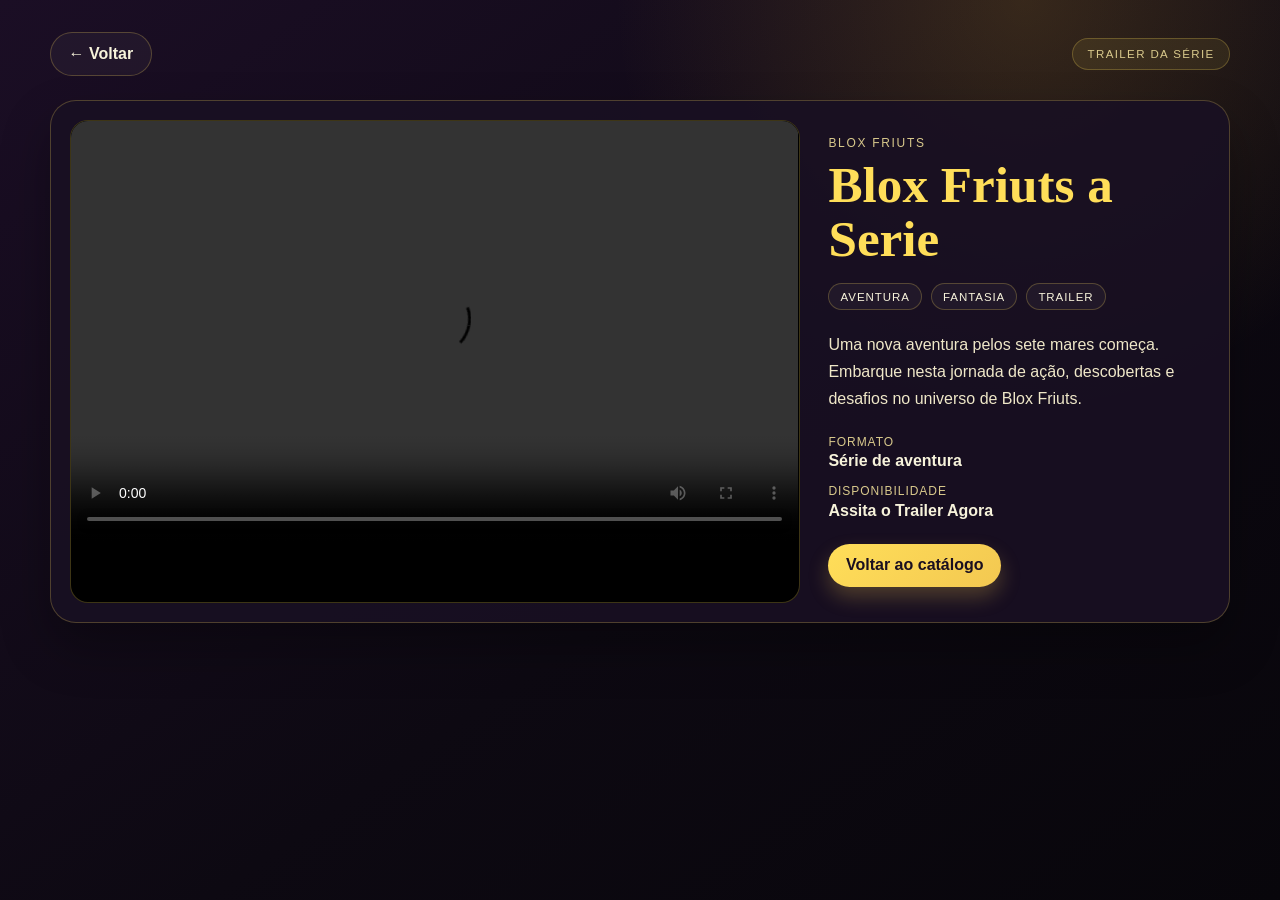
<file: bloxfruits.html>
<!DOCTYPE html>
<html lang="pt-BR">
<head>
    <meta charset="UTF-8">
    <meta name="viewport" content="width=device-width, initial-scale=1.0">
    <meta name="description" content="Assista ao trailer de Blox Friuts a Serie.">
    <link rel="stylesheet" href="republica.css">
    <title>Blox Friuts a Serie - Assistir</title>
</head>
<body>
    <main class="pagina-serie">
        <header class="barra-superior">
            <a class="voltar" href="index.html" aria-label="Voltar para a página inicial">← Voltar</a>
            <span class="selo">Trailer da série</span>
        </header>

        <section class="painel-serie" aria-labelledby="titulo-serie">
            <div class="area-video">
                <video controls preload="metadata">
                    <source src="uma%20nova%20aventura%20nos%207mares%20come%C3%A7a%20-%20oMatheuzin10%20%28480p%2C%20h264%2C%20youtube%29.mp4" type="video/mp4">
                    Seu navegador não suporta vídeos HTML5.
                </video>
            </div>

            <div class="informacoes-serie">
                <p class="etiqueta">Blox Friuts</p>
                <h1 id="titulo-serie">Blox Friuts a Serie</h1>
                <div class="generos" aria-label="Gêneros da série">
                    <span>Aventura</span>
                    <span>Fantasia</span>
                    <span>Trailer</span>
                </div>
                <p class="sinopse">Uma nova aventura pelos sete mares começa. Embarque nesta jornada de ação, descobertas e desafios no universo de Blox Friuts.</p>
                <div class="detalhes">
                    <div>
                        <span>Formato</span>
                        <strong>Série de aventura</strong>
                    </div>
                    <div>
                        <span>Disponibilidade</span>
                        <strong>Assita o Trailer Agora</strong>
                    </div>
                </div>
                <a class="botao" href="index.html">Voltar ao catálogo</a>
            </div>
        </section>
    </main>
</body>
</html>
</file>
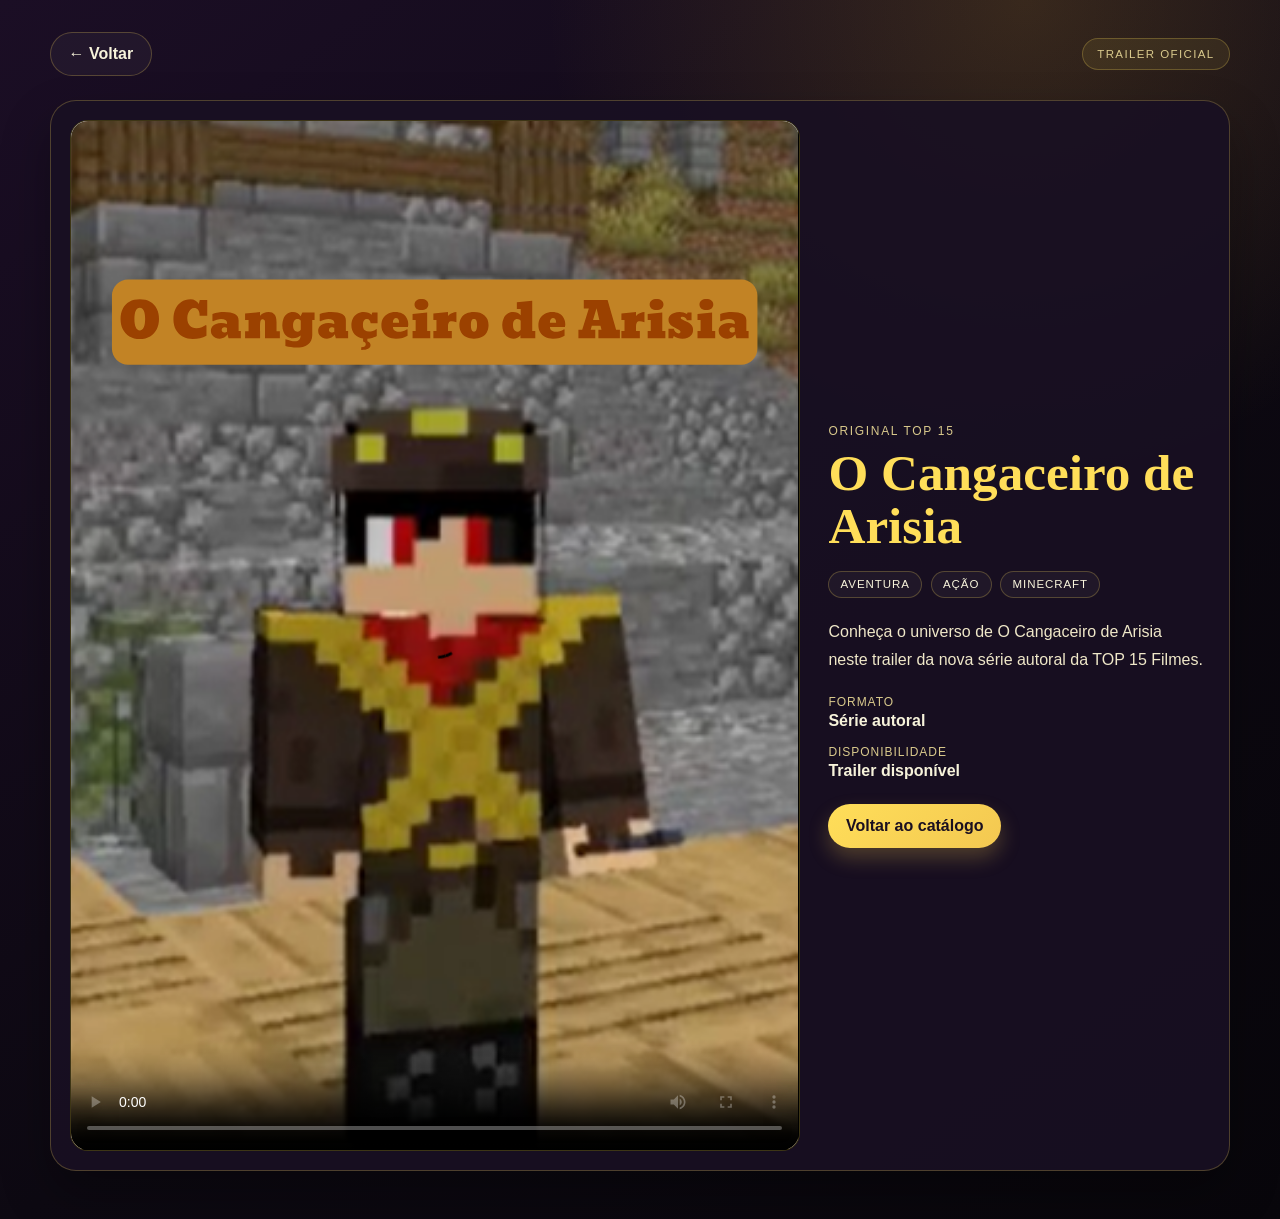
<file: cangaceiro.html>
<!DOCTYPE html>
<html lang="pt-BR">
<head>
    <meta charset="UTF-8">
    <meta name="viewport" content="width=device-width, initial-scale=1.0">
    <meta name="description" content="Assista ao trailer da série autoral O Cangaceiro de Arisia.">
    <link rel="stylesheet" href="republica.css">
    <title>O Cangaceiro de Arisia - Trailer</title>
</head>
<body>
    <main class="pagina-serie">
        <header class="barra-superior">
            <a class="voltar" href="index.html" aria-label="Voltar para a página inicial">← Voltar</a>
            <span class="selo">Trailer oficial</span>
        </header>

        <section class="painel-serie" aria-labelledby="titulo-serie">
            <div class="area-video">
                <video controls preload="metadata" poster="img/Cabeçalho.svg">
                    <source src="Trailer da nova serie O Cangaceiro de Arísia %23minecraft - oMatheuzin10 (480p, h264, youtube).mp4" type="video/mp4">
                    Seu navegador não suporta vídeos HTML5.
                </video>
            </div>

            <div class="informacoes-serie">
                <p class="etiqueta">Original TOP 15</p>
                <h1 id="titulo-serie">O Cangaceiro de Arisia</h1>
                <div class="generos" aria-label="Gêneros da série">
                    <span>Aventura</span>
                    <span>Ação</span>
                    <span>Minecraft</span>
                </div>
                <p class="sinopse">Conheça o universo de O Cangaceiro de Arisia neste trailer da nova série autoral da TOP 15 Filmes.</p>
                <div class="detalhes">
                    <div>
                        <span>Formato</span>
                        <strong>Série autoral</strong>
                    </div>
                    <div>
                        <span>Disponibilidade</span>
                        <strong>Trailer disponível</strong>
                    </div>
                </div>
                <a class="botao" href="index.html">Voltar ao catálogo</a>
            </div>
        </section>
    </main>
</body>
</html>
</file>
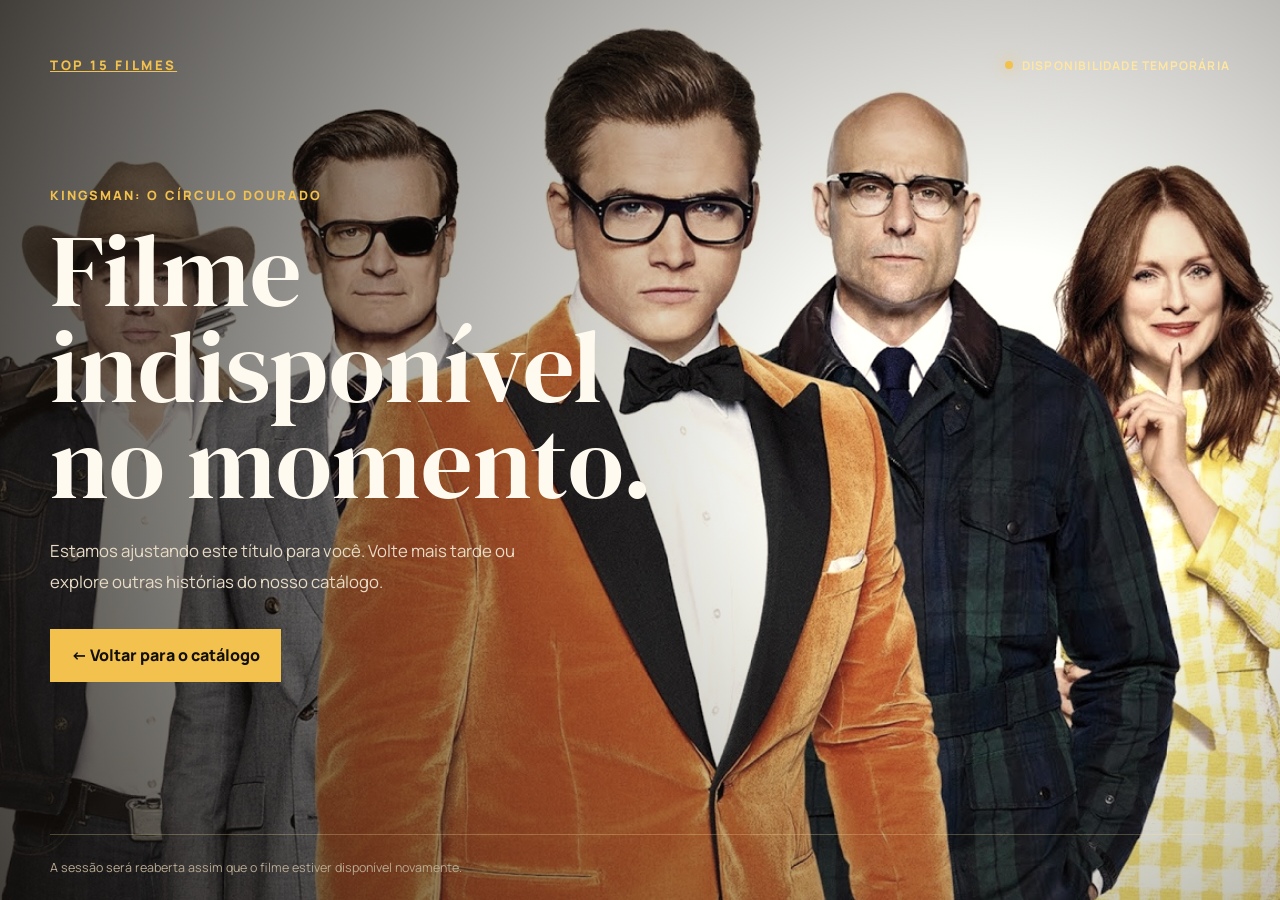
<file: kingsman.html>
<!DOCTYPE html>
<html lang="pt-BR">
<head>
    <meta charset="UTF-8">
    <meta name="viewport" content="width=device-width, initial-scale=1.0">
    <meta name="description" content="Kingsman: O Círculo Dourado está temporariamente indisponível.">
    <link rel="preconnect" href="https://fonts.googleapis.com">
    <link rel="preconnect" href="https://fonts.gstatic.com" crossorigin>
    <link href="https://fonts.googleapis.com/css2?family=DM+Serif+Display&family=Manrope:wght@400;600;700;800&display=swap" rel="stylesheet">
    <title>Kingsman | Filme indisponível</title>
    <style>
        :root {
            --gold: #f2c14e;
            --gold-soft: #ffe7a2;
            --ink: #120e0a;
            --paper: #fffaf0;
        }

        * { box-sizing: border-box; }

        body {
            min-height: 100vh;
            margin: 0;
            color: var(--paper);
            background: var(--ink);
            font-family: "Manrope", sans-serif;
        }

        .pagina {
            position: relative;
            display: grid;
            min-height: 100vh;
            overflow: hidden;
            isolation: isolate;
            background: linear-gradient(105deg, rgba(18, 14, 10, .98) 0%, rgba(18, 14, 10, .83) 42%, rgba(18, 14, 10, .38) 100%);
        }

        .pagina::before {
            position: absolute;
            content: "";
            inset: 0;
            z-index: -2;
            background: url("img/kingsman the golden circle.jpg") center / cover;
            filter: saturate(.72) sepia(.18);
            transform: scale(1.04);
        }

        .pagina::after {
            position: absolute;
            content: "";
            inset: 0;
            z-index: -1;
            background: radial-gradient(circle at 78% 50%, transparent 0 18%, rgba(18, 14, 10, .35) 55%, rgba(18, 14, 10, .8) 100%);
        }

        .topo {
            display: flex;
            align-items: center;
            justify-content: space-between;
            width: min(1180px, calc(100% - 3rem));
            margin: 0 auto;
            padding: 2rem 0;
        }

        .marca {
            color: var(--gold);
            font-size: .82rem;
            font-weight: 800;
            letter-spacing: .2em;
            text-transform: uppercase;
        }

        .status {
            display: inline-flex;
            align-items: center;
            gap: .55rem;
            color: var(--gold-soft);
            font-size: .75rem;
            font-weight: 700;
            letter-spacing: .1em;
            text-transform: uppercase;
        }

        .status::before {
            width: .5rem;
            height: .5rem;
            border-radius: 50%;
            background: var(--gold);
            box-shadow: 0 0 16px var(--gold);
            content: "";
        }

        .conteudo {
            align-self: center;
            width: min(1180px, calc(100% - 3rem));
            margin: -3rem auto 0;
            padding: 5rem 0;
        }

        .etiqueta {
            margin: 0 0 1.1rem;
            color: var(--gold);
            font-size: .8rem;
            font-weight: 800;
            letter-spacing: .16em;
            text-transform: uppercase;
        }

        h1 {
            max-width: 650px;
            margin: 0;
            font-family: "DM Serif Display", Georgia, serif;
            font-size: clamp(3.5rem, 8vw, 7rem);
            font-weight: 400;
            line-height: .94;
        }

        .subtitulo {
            max-width: 480px;
            margin: 1.6rem 0 2rem;
            color: #e8dcc7;
            font-size: 1.05rem;
            line-height: 1.8;
        }

        .botao {
            display: inline-flex;
            align-items: center;
            gap: .7rem;
            padding: .9rem 1.25rem;
            border: 1px solid var(--gold);
            color: var(--ink);
            background: var(--gold);
            font-weight: 800;
            text-decoration: none;
            transition: transform .2s ease, background .2s ease;
        }

        .botao:hover, .botao:focus-visible {
            background: var(--gold-soft);
            transform: translateY(-2px);
        }

        .rodape {
            align-self: end;
            width: min(1180px, calc(100% - 3rem));
            margin: 0 auto;
            padding: 1.5rem 0;
            border-top: 1px solid rgba(255, 231, 162, .25);
            color: #b9aa92;
            font-size: .78rem;
        }

        @media (max-width: 620px) {
            .topo, .conteudo, .rodape { width: min(100% - 2rem, 1180px); }
            .topo { padding-top: 1.4rem; }
            .status { font-size: .65rem; }
            .conteudo { margin-top: 0; padding: 4rem 0; }
            .pagina { background: linear-gradient(110deg, rgba(18, 14, 10, .98) 15%, rgba(18, 14, 10, .72) 100%); }
            .pagina::before { background-position: 68% center; }
            h1 { font-size: clamp(3.4rem, 18vw, 5rem); }
            .subtitulo { font-size: .95rem; }
        }
    </style>
</head>
<body>
    <main class="pagina">
        <header class="topo">
            <a class="marca" href="index.html">TOP 15 Filmes</a>
            <span class="status">Disponibilidade temporária</span>
        </header>

        <section class="conteudo" aria-labelledby="titulo">
            <p class="etiqueta">Kingsman: O Círculo Dourado</p>
            <h1 id="titulo">Filme indisponível no momento.</h1>
            <p class="subtitulo">Estamos ajustando este título para você. Volte mais tarde ou explore outras histórias do nosso catálogo.</p>
            <a class="botao" href="index.html">← Voltar para o catálogo</a>
        </section>

        <footer class="rodape">A sessão será reaberta assim que o filme estiver disponível novamente.</footer>
    </main>
</body>
</html>
</file>
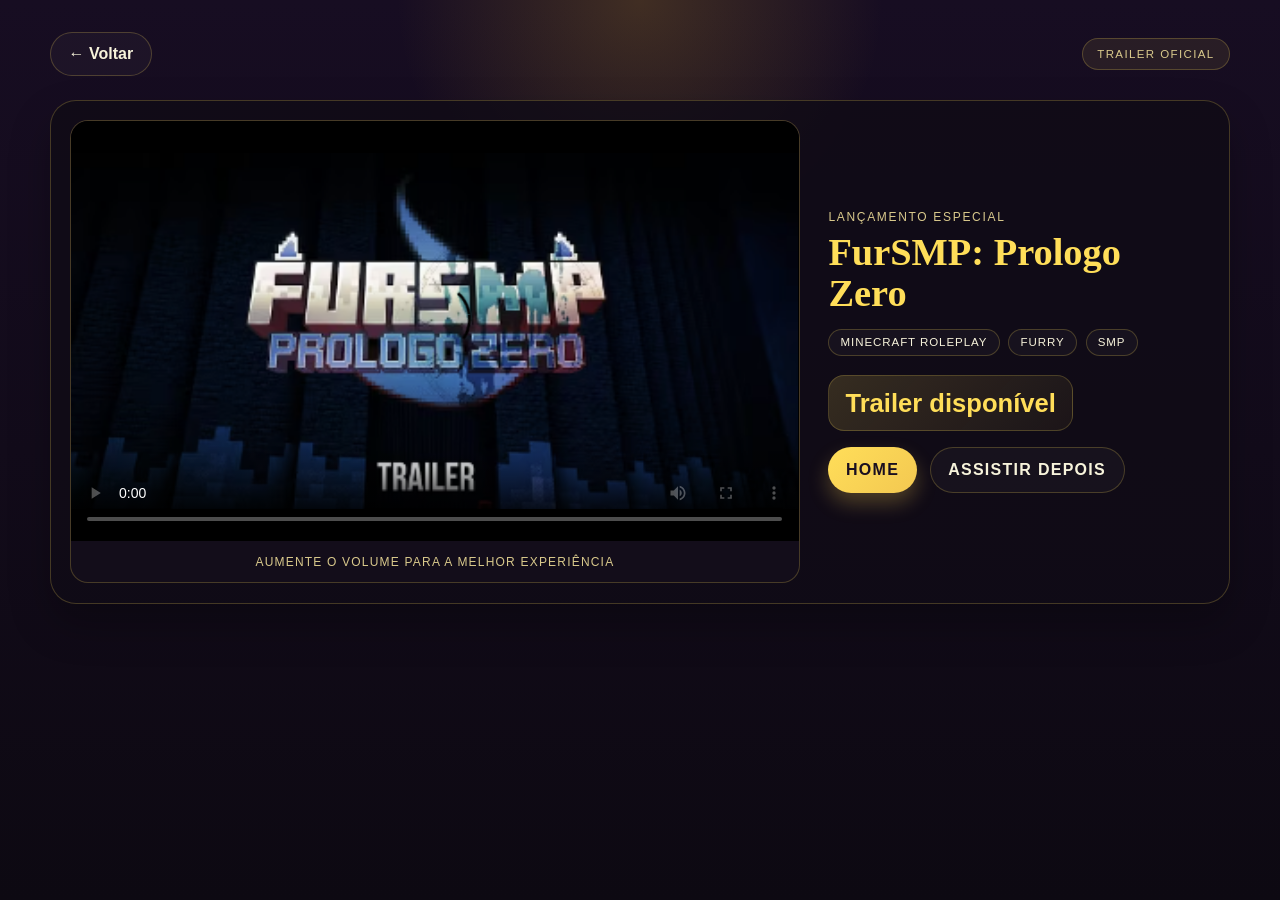
<file: trailer.html>
<!DOCTYPE html>
<html lang="pt-BR">
<head>
    <meta charset="UTF-8">
    <meta name="viewport" content="width=device-width, initial-scale=1.0">
    <title>FurSMP: Prologo Zero - Trailer</title>
    <link rel="stylesheet" href="trailer.css">
</head>
<body>
    <main class="trailer-page">
        <header class="topbar">
            <a href="index.html" class="voltar">← Voltar</a>
            <span class="tag">Trailer Oficial</span>
        </header>

        <section class="video-card">
            <div class="video-wrapper">
                <video controls preload="metadata" poster="/img/Captura de tela 2026-09-04 114126.png">
                    <source src="videoplayback (3).mp4" type="video/mp4">
                    Seu navegador não suporta vídeo HTML5.
                </video>
                <p class="video-status">Aumente o Volume para a Melhor Experiência</p>
            </div>

            <div class="info-panel">
                <p class="etiqueta">Lançamento Especial</p>
                <h1>FurSMP: Prologo Zero</h1>

                <div class="meta-row">
                    <span>Minecraft Roleplay</span>
                    <span>Furry</span>
                    <span>SMP</span>
                </div>

                <div class="rating-box">
                    <strong>Trailer disponível</strong>
                </div>
                <div class="acoes">
                    <a href="index.html" class="btn btn-primary">Home</a>
                    <a href="#" class="btn btn-secondary">Assistir depois</a>
                </div>
            </div>
        </section>
    </main>
</body>
</html>
</file>
<file: republica.css>
* {
    box-sizing: border-box;
}

:root {
    --fundo: #0d0912;
    --painel: rgba(25, 16, 35, 0.9);
    --dourado: #ffde59;
    --dourado-forte: #f3c851;
    --texto: #f7f3db;
    --suave: #d9c98c;
    --borda: rgba(255, 222, 89, 0.24);
}

body {
    margin: 0;
    min-height: 100vh;
    color: var(--texto);
    font-family: "Segoe UI", Tahoma, sans-serif;
    background:
        radial-gradient(circle at 80% 0, rgba(189, 144, 38, 0.22), transparent 30%),
        linear-gradient(145deg, #1b0e25 0%, var(--fundo) 58%, #08060b 100%);
}

.pagina-serie {
    width: min(1180px, calc(100% - 2rem));
    margin: 0 auto;
    padding: 2rem 0 3rem;
}

.barra-superior {
    display: flex;
    align-items: center;
    justify-content: space-between;
    gap: 1rem;
    margin-bottom: 1.5rem;
}

.voltar,
.selo,
.generos span {
    border: 1px solid var(--borda);
    border-radius: 999px;
}

.voltar {
    padding: 0.75rem 1.1rem;
    color: var(--texto);
    background: rgba(255, 255, 255, 0.04);
    text-decoration: none;
    font-weight: 700;
}

.selo {
    padding: 0.55rem 0.9rem;
    color: var(--suave);
    background: rgba(255, 222, 89, 0.08);
    font-size: 0.72rem;
    letter-spacing: 0.12em;
    text-transform: uppercase;
}

.painel-serie {
    display: grid;
    grid-template-columns: minmax(0, 1.7fr) minmax(280px, 0.9fr);
    gap: 1.5rem;
    padding: 1.2rem;
    border: 1px solid var(--borda);
    border-radius: 26px;
    background: var(--painel);
    box-shadow: 0 24px 50px rgba(0, 0, 0, 0.3);
}

.area-video {
    overflow: hidden;
    border: 1px solid var(--borda);
    border-radius: 18px;
    background: #000;
}

video {
    display: block;
    width: 100%;
    min-height: 420px;
    background: #000;
}

.informacoes-serie {
    display: flex;
    flex-direction: column;
    justify-content: center;
    padding: 1rem 0.3rem;
}

.etiqueta {
    margin: 0 0 0.5rem;
    color: var(--suave);
    font-size: 0.75rem;
    letter-spacing: 0.14em;
    text-transform: uppercase;
}

h1 {
    margin: 0;
    color: var(--dourado);
    font-family: Georgia, "Times New Roman", serif;
    font-size: clamp(2.2rem, 4vw, 3.6rem);
    line-height: 1.05;
}

.generos {
    display: flex;
    flex-wrap: wrap;
    gap: 0.55rem;
    margin: 1.1rem 0 1.3rem;
}

.generos span {
    padding: 0.4rem 0.7rem;
    color: var(--texto);
    background: rgba(255, 255, 255, 0.04);
    font-size: 0.72rem;
    letter-spacing: 0.08em;
    text-transform: uppercase;
}

.sinopse {
    margin: 0 0 1.4rem;
    color: #efe7c8;
    line-height: 1.7;
}

.detalhes {
    display: grid;
    gap: 0.9rem;
    margin-bottom: 1.5rem;
}

.detalhes div {
    display: grid;
    gap: 0.2rem;
}

.detalhes span {
    color: var(--suave);
    font-size: 0.75rem;
    text-transform: uppercase;
    letter-spacing: 0.08em;
}

.botao {
    align-self: flex-start;
    padding: 0.8rem 1.1rem;
    border-radius: 999px;
    color: #1a0f20;
    background: linear-gradient(135deg, var(--dourado), var(--dourado-forte));
    box-shadow: 0 10px 20px rgba(243, 200, 81, 0.25);
    text-decoration: none;
    font-weight: 800;
}

.voltar:hover,
.botao:hover {
    transform: translateY(-2px);
}

@media (max-width: 860px) {
    .painel-serie {
        grid-template-columns: 1fr;
    }

    video {
        min-height: 300px;
    }
}

@media (max-width: 520px) {
    .pagina-serie {
        width: min(100% - 1rem, 1180px);
        padding-top: 1rem;
    }

    .barra-superior {
        align-items: flex-start;
        flex-direction: column;
    }

    .painel-serie {
        padding: 0.75rem;
        border-radius: 20px;
    }

    video {
        min-height: 220px;
    }
}
</file>
<file: trailer.css>
* {
    box-sizing: border-box;
}

:root {
    --bg-escuro: #0d0912;
    --bg-panel: rgba(26, 16, 39, 0.9);
    --gold: #ffde59;
    --gold-strong: #f3c851;
    --text: #f7f3db;
    --muted: #d9c98c;
    --line: rgba(255, 222, 89, 0.22);
}

body {
    margin: 0;
    min-height: 100vh;
    font-family: "Segoe UI", Tahoma, Geneva, Verdana, sans-serif;
    background:
        radial-gradient(circle at top, rgba(189, 144, 38, 0.25), transparent 22%),
        linear-gradient(180deg, #170d22 0%, #0d0912 100%);
    color: var(--text);
}

img, video {
    max-width: 100%;
    display: block;
}

.video-wrapper img {
    width: 100%;
    min-height: 420px;
    object-fit: cover;
}

.video-status {
    margin: 0;
    padding: 0.85rem 1rem;
    color: var(--muted);
    text-align: center;
    text-transform: uppercase;
    letter-spacing: 0.1em;
    font-size: 0.75rem;
}

.trailer-page {
    width: min(1180px, calc(100% - 2rem));
    margin: 0 auto;
    padding: 2rem 0 3rem;
}

.topbar {
    display: flex;
    align-items: center;
    justify-content: space-between;
    gap: 1rem;
    margin-bottom: 1.5rem;
}

.voltar {
    display: inline-flex;
    align-items: center;
    justify-content: center;
    padding: 0.75rem 1.1rem;
    border-radius: 999px;
    background: rgba(255, 255, 255, 0.03);
    border: 1px solid var(--line);
    color: var(--text);
    text-decoration: none;
    font-weight: 700;
}

.tag {
    display: inline-flex;
    align-items: center;
    padding: 0.55rem 0.9rem;
    border-radius: 999px;
    background: rgba(255, 222, 89, 0.08);
    border: 1px solid var(--line);
    color: var(--muted);
    font-size: 0.72rem;
    text-transform: uppercase;
    letter-spacing: 0.12em;
}

.video-card {
    display: grid;
    grid-template-columns: 1.7fr 0.9fr;
    gap: 1.5rem;
    padding: 1.2rem;
    border-radius: 26px;
    background: rgba(17, 12, 22, 0.82);
    border: 1px solid var(--line);
    box-shadow: 0 20px 40px rgba(0, 0, 0, 0.25);
}

.video-wrapper {
    overflow: hidden;
    border-radius: 18px;
    background: #130d1a;
    border: 1px solid var(--line);
}

video {
    width: 100%;
    min-height: 420px;
    background: #000;
}

.info-panel {
    display: flex;
    flex-direction: column;
    justify-content: center;
    padding: 1rem 0.3rem;
}

.etiqueta {
    margin: 0 0 0.5rem;
    color: var(--muted);
    font-size: 0.75rem;
    text-transform: uppercase;
    letter-spacing: 0.14em;
}

h1 {
    margin: 0;
    font-family: "Georgia", "Times New Roman", serif;
    font-size: clamp(2.1rem, 3vw, 3rem);
    line-height: 1.05;
    color: var(--gold);
}

.meta-row {
    display: flex;
    flex-wrap: wrap;
    gap: 0.55rem;
    margin: 1rem 0 1.2rem;
}

.meta-row span {
    display: inline-flex;
    padding: 0.4rem 0.7rem;
    border-radius: 999px;
    background: rgba(255, 255, 255, 0.03);
    border: 1px solid var(--line);
    color: var(--text);
    font-size: 0.72rem;
    text-transform: uppercase;
    letter-spacing: 0.08em;
}

.rating-box {
    display: inline-flex;
    align-items: center;
    gap: 0.8rem;
    align-self: flex-start;
    padding: 0.8rem 1rem;
    margin-bottom: 1rem;
    border-radius: 16px;
    background: linear-gradient(135deg, rgba(255, 222, 89, 0.16), rgba(243, 200, 81, 0.05));
    border: 1px solid rgba(255, 222, 89, 0.2);
}

.rating-box strong {
    font-size: 1.6rem;
    color: var(--gold);
}

.rating-box span {
    color: var(--muted);
    font-size: 0.8rem;
    text-transform: uppercase;
    letter-spacing: 0.08em;
}

.sinopse {
    margin: 0 0 1.4rem;
    color: #efe7c8;
    line-height: 1.7;
    font-size: 1rem;
}

.acoes {
    display: flex;
    flex-wrap: wrap;
    gap: 0.8rem;
}

.btn {
    display: inline-flex;
    align-items: center;
    justify-content: center;
    min-height: 46px;
    padding: 0.75rem 1.1rem;
    border-radius: 999px;
    text-decoration: none;
    font-weight: 800;
    letter-spacing: 0.08em;
    text-transform: uppercase;
    transition: transform 0.2s ease, box-shadow 0.2s ease;
}

.btn:hover {
    transform: translateY(-2px);
}

.btn-primary {
    background: linear-gradient(135deg, var(--gold), var(--gold-strong));
    color: #1a0f20;
    box-shadow: 0 10px 20px rgba(243, 200, 81, 0.28);
}

.btn-secondary {
    background: rgba(255, 255, 255, 0.03);
    color: var(--text);
    border: 1px solid var(--line);
}

@media (max-width: 860px) {
    .video-card {
        grid-template-columns: 1fr;
    }

    .topbar {
        flex-direction: column;
        align-items: flex-start;
    }
}

@media (max-width: 520px) {
    .trailer-page {
        width: min(100% - 1rem, 1180px);
        padding-top: 1rem;
    }

    .video-card {
        padding: 0.8rem;
    }

    video {
        min-height: 260px;
    }

    .acoes {
        flex-direction: column;
    }

    .btn {
        width: 100%;
    }
}
</file>
